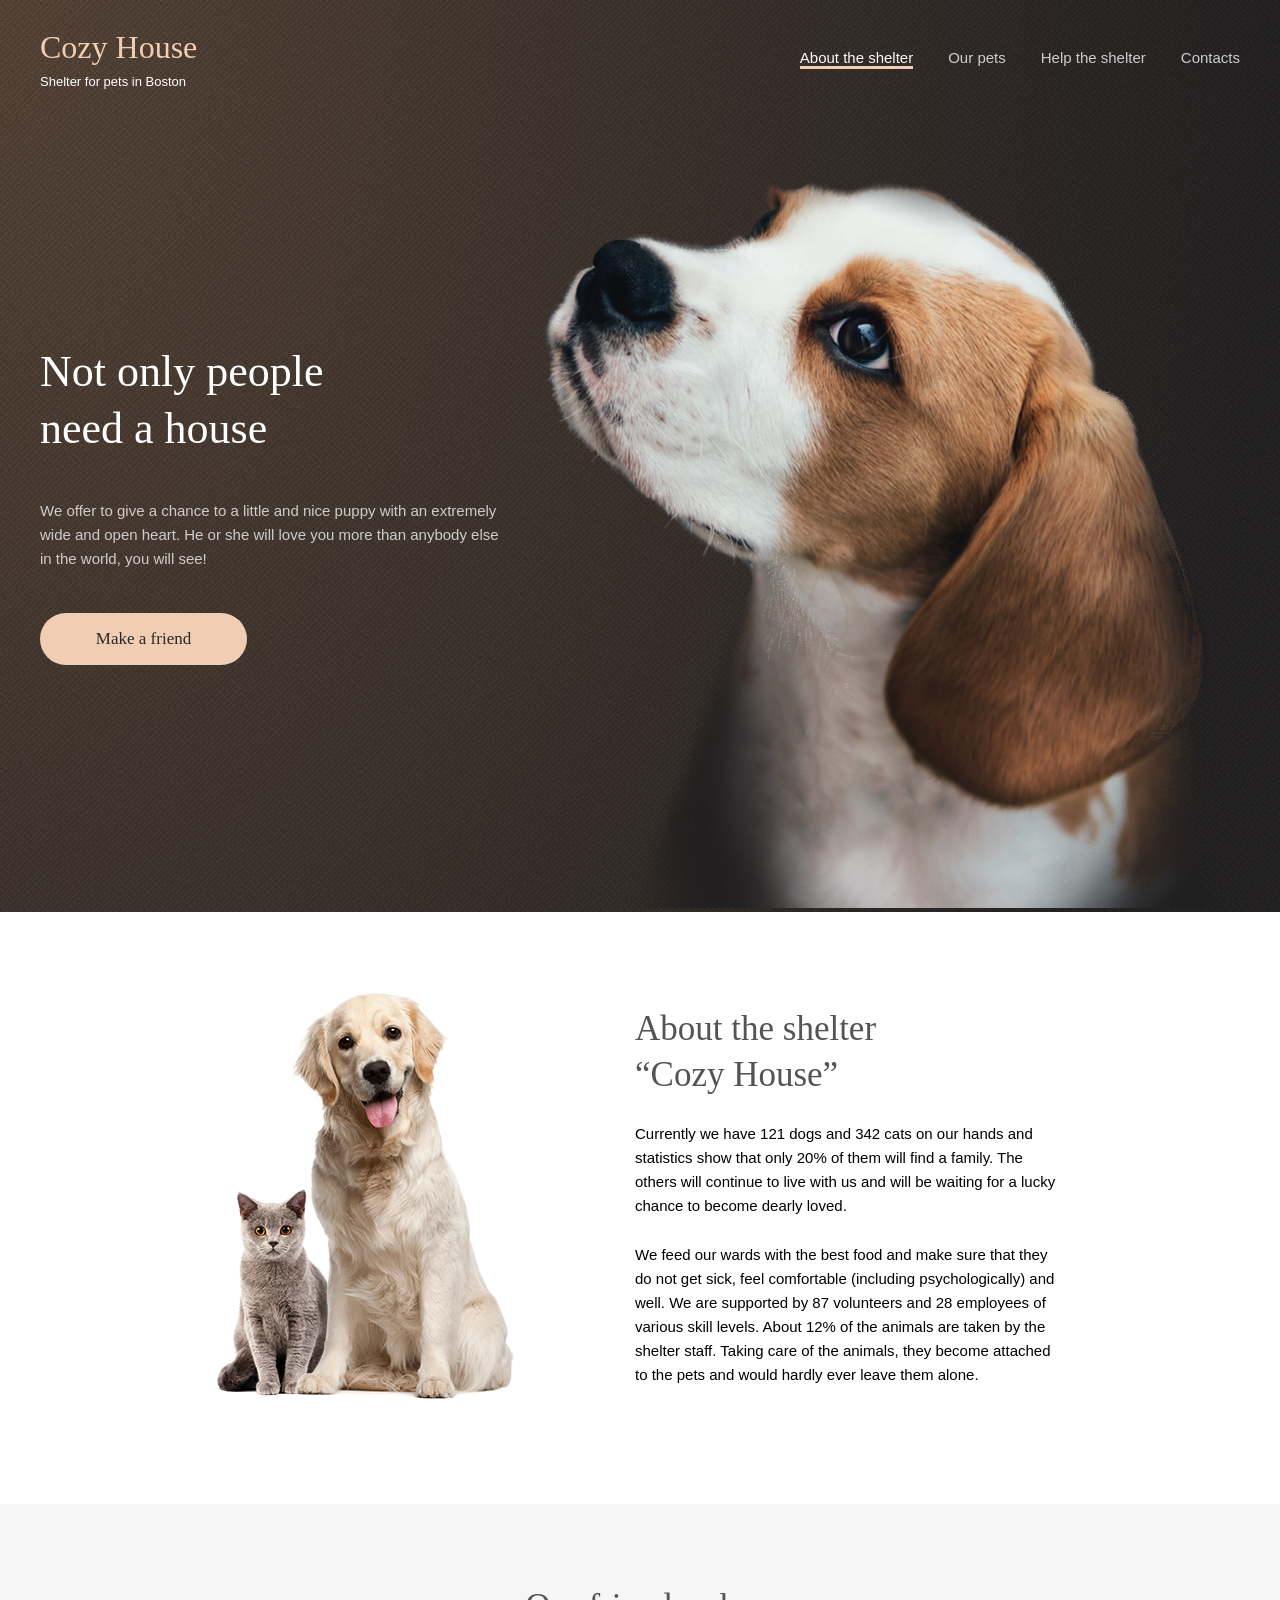
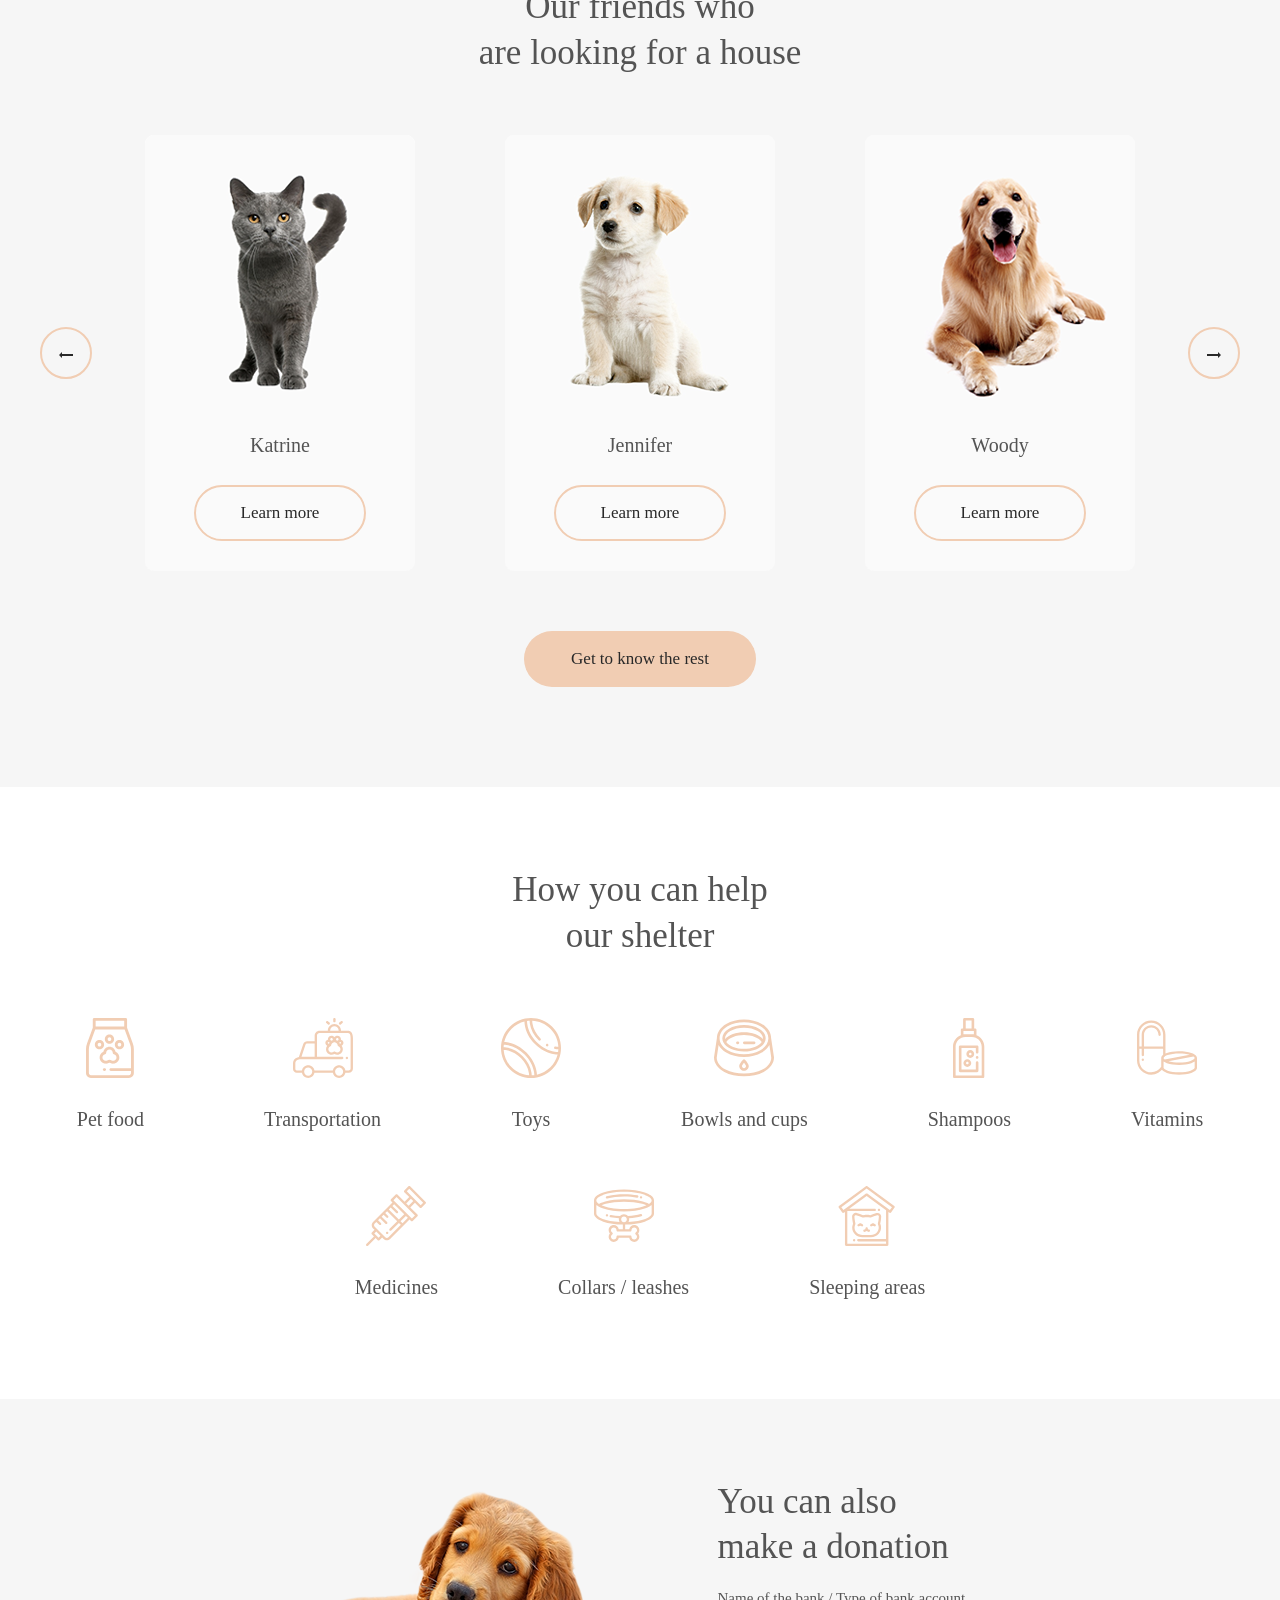
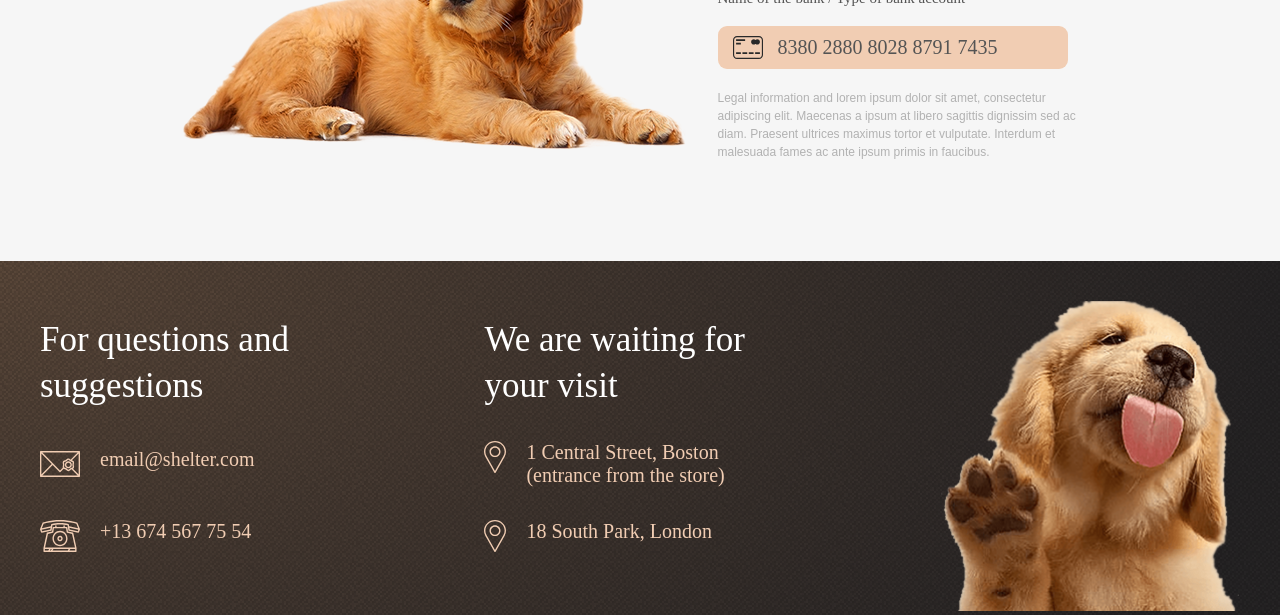
<file: shelter/index.html>
<!DOCTYPE html>
<html lang="en">

<head>
    <meta charset="UTF-8">
    <meta name="viewport" content="width=device-width, initial-scale=1.0">
    <title>Shelter</title>
    <link rel="icon" type="image/x-icon" href="../assets/pets-jennifer.svg">
    <link rel="stylesheet" href="style.css">
</head>

<body>
    <header>
        <div class="header-wrapper">
            <div class="logo-container"><a href="javascript:void(0);">
                    <p class="logo-title">Cozy House</p>
                    <p class="logo-subtitle">Shelter for pets in Boston</p>
                </a>
            </div>
            <nav class="nav-menu" id="nav-menu">
                <ul class="nav-list">
                    <li><a href="javascript:void(0);" class="nav-link paragraph-l acti">About the shelter</a></li>
                    <li><a href="pets.html" class="nav-link paragraph-l ">Our pets</a></li>
                    <li><a href="#help" class="nav-link paragraph-l ">Help the shelter</a></li>
                    <li><a href="#footer" class="nav-link paragraph-l ">Contacts</a></li>
                </ul>
            </nav>
        </div>
    </header>
    <main class="main">
        <section class="start-screen">
            <div class="start-screen-content">
                <div class="screen-content">
                    <h1>Not only people <br>need a house</h1>
                    <p class="paragraph-l">We offer to give a chance to a little and nice puppy with an extremely wide
                        and
                        open heart. He or she
                        will love you more than anybody else in the world, you will see!</p>
                    <button class="button-primary" onclick="window.location.href='#pets'">Make a friend</button>
                </div>
                <div class="main-puppy">
                    <img src="../assets/start-screen-puppy.svg" alt="puppy">
                </div>
            </div>
        </section>
        <section class="about">
            <div class="about-content">
                <div class="about-pets">
                    <img src="../assets/about-pets.svg" alt="pets">
                </div>
                <div class="about-container">
                    <h2>About the shelter <br>“Cozy House”</h2>
                    <p class="paragraph-l">Currently we have 121 dogs and 342 cats on our hands and statistics show that
                        only 20% of them will find a family. The others will continue to live with us and will be
                        waiting for a lucky chance to become dearly loved.</p>
                    <p class="paragraph-l">We feed our wards with the best food and make sure that they do not get sick,
                        feel comfortable
                        (including psychologically) and well. We are supported by 87 volunteers and 28 employees of
                        various skill levels. About 12% of the animals are taken by the shelter staff. Taking care of
                        the animals, they become attached to the pets and would hardly ever leave them alone.</p>
                </div>
            </div>
        </section>
        <section class="pets" id="pets">
            <div class="pets-content">
                <h2>Our friends who <br>are looking for a house</h2>
                <div class="slider">
                    <button class="paginator"><svg width="14" height="6" viewBox="0 0 14 6" fill="none"
                            xmlns="http://www.w3.org/2000/svg">
                            <path d="M14 2V4H3V6L0 3L3 0V2H14Z" fill="#292929" />
                        </svg>
                    </button>
                    <div class="slider-container">
                        <div class="card">
                            <img src="../assets/pets-katrine.svg" alt="cat katrine image">
                            <p>Katrine</p>
                            <button class="button-secondary">Learn more</button>
                        </div>
                        <div class="card">
                            <img src="../assets/pets-jennifer1.svg" alt="cat katrine image">
                            <p>Jennifer</p>
                            <button class="button-secondary">Learn more</button>
                        </div>
                        <div class="card">
                            <img src="../assets/pets-woody.svg" alt="dog Woody image">
                            <p>Woody</p>
                            <button class="button-secondary">Learn more</button>
                        </div>
                    </div>
                    <button class="paginator"><svg width="14" height="6" viewBox="0 0 14 6" fill="none"
                            xmlns="http://www.w3.org/2000/svg">
                            <path d="M0 4V2L11 2V0L14 3L11 6V4L0 4Z" fill="#292929" />
                        </svg>
                    </button>
                </div>
                <button class="button-primary" onclick="window.location.href='pets.html'">Get to know the rest</button>
            </div>
        </section>
        <section class="help" id="help">
            <div class="help-content">
                <h2>How you can help <br> our shelter</h2>
                <div class="list">
                    <div class="pet-food">
                        <img src="../assets/pet-food.svg" alt="pet-food icon">
                        <h3>Pet food</h3>
                    </div>
                    <div class="transportation">
                        <img src="../assets/transportation.svg" alt="Transportation icon">
                        <h3>Transportation</h3>
                    </div>
                    <div class="toys">
                        <img src="../assets/toys.svg" alt="toys icon">
                        <h3>Toys</h3>
                    </div>
                    <div class="bowls-cups">
                        <img src="../assets/bowls-and-cups.svg" alt="Bowls and cups icon">
                        <h3>Bowls and cups</h3>
                    </div>
                    <div class="shampoos">
                        <img src="../assets/shampoos.svg" alt="Shampoos icon">
                        <h3>Shampoos</h3>
                    </div>
                    <div class="vitamins">
                        <img src="../assets/vitamins.svg" alt="Vitamins icon">
                        <h3>Vitamins</h3>
                    </div>
                    <div class="medicines">
                        <img src="../assets/medicines.svg" alt="Medicines icon">
                        <h3>Medicines</h3>
                    </div>
                    <div class="collars">
                        <img src="../assets/collars-or-leashes.svg" alt="Collars / leashes icon">
                        <h3>Collars / leashes</h3>
                    </div>
                    <div class="sleeping-area">
                        <img src="../assets/sleeping-area.svg" alt="Sleeping areas icon">
                        <h3>Sleeping areas</h3>
                    </div>
                </div>
            </div>
        </section>
        <section class="donation">
            <div class="donation-content">
                <div class="donation-dog">
                    <img src="../assets/donation-dog.svg" alt="dog image">
                </div>
                <div class="donation-container">
                    <h2>You can also <br>make a donation</h2>
                    <p class="h5">Name of the bank / Type of bank account</p>
                    <div class="credit-card">
                        <a href="javascript:void(0);" class="card-number-link">
                            <img src="../assets/credit-card.svg" alt="credit card icon">
                            <h3>8380 2880 8028 8791 7435</h3>
                        </a>
                    </div>
                    <p class="donation-text">Legal information and lorem ipsum dolor sit amet, consectetur adipiscing
                        elit. Maecenas a ipsum
                        at libero sagittis dignissim sed ac diam. Praesent ultrices maximus tortor et vulputate.
                        Interdum et malesuada fames ac ante ipsum primis in faucibus.</p>
                </div>
            </div>
        </section>
    </main>
    <footer>
        <div class="footer-content" id="footer">
            <div class="footer-contacts">
                <h2>For questions and suggestions</h2>
                <div class="footer-mail">
                    <a href="mailto:email@shelter.com" class="footer-email">
                        <img src="../assets/mail.svg" alt="email logo">
                        <h3>email@shelter.com</h3>
                    </a>

                </div>
                <div class="footer-phone">
                    <a href="tel:+136745677554" class="footer-email">
                        <img src="../assets/phone.svg" alt="phone logo">
                        <h3>+13 674 567 75 54</h3>
                    </a>
                </div>
            </div>
            <div class="footer-locations">
                <h2>We are waiting for your visit</h2>
                <div class="footer-boston">
                    <div class="boston-pin">
                        <a href="https://www.google.com/maps/place/Boston" target="_blank" class="footer-loc">
                            <img src="../assets/pin.svg" alt="pin logo">
                            <h3>1 Central Street, Boston (entrance from the store)</h3>
                        </a>
                    </div>
                </div>
                <div class="footer-london">
                    <div class="london-pin">
                        <a href="https://www.google.com/maps/place/London" target="_blank" class="footer-loc">
                            <img src="../assets/pin.svg" alt="pin logo">
                            <h3>18 South Park, London</h3>
                        </a>
                    </div>
                </div>
            </div>
            <div> <img src="../assets/footer-puppy.svg" alt="puppy licks the screen"></div>
        </div>
    </footer>
</body>

</html>
</file>
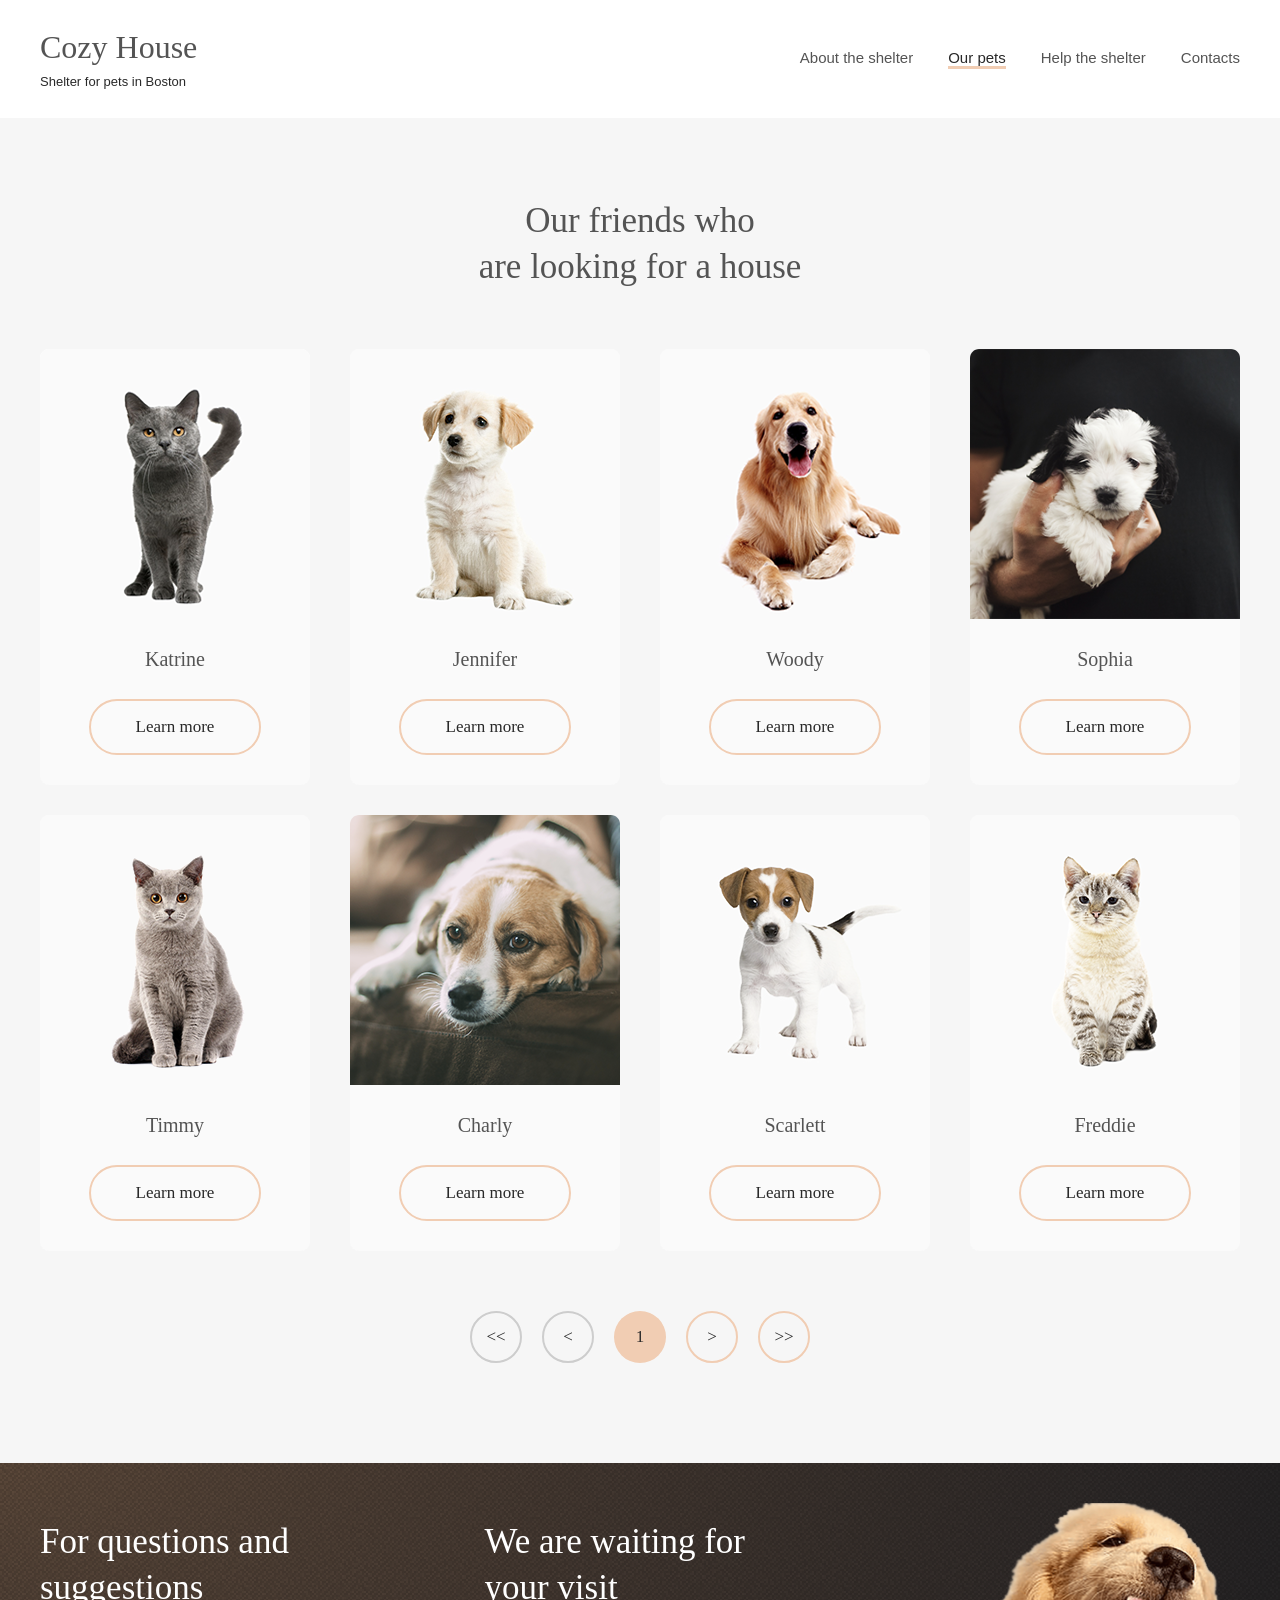
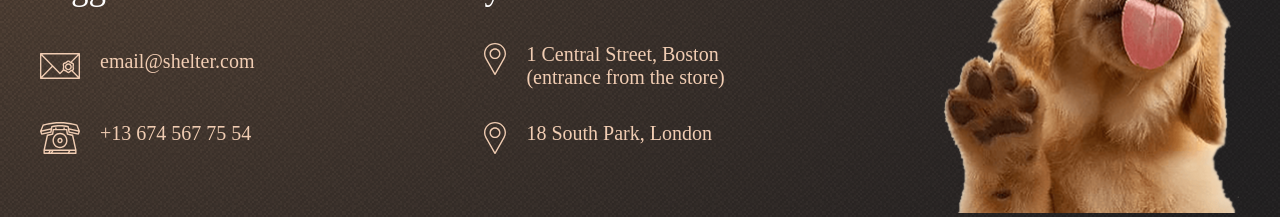
<file: shelter/pets.html>
<!DOCTYPE html>
<html lang="en">

<head>
    <meta charset="UTF-8">
    <meta name="viewport" content="width=device-width, initial-scale=1.0">
    <title>Shelter</title>
    <link rel="icon" type="image/x-icon" href="../assets/pets-jennifer.svg">
    <link rel="stylesheet" href="pets.css">
</head>

<body>
    <header>
        <div class="header-wrapper">
            <div class="logo-contain">
                <a href="index.html">
                    <p class="logo-title">Cozy House</p>
                    <p class="logo-subtitle">Shelter for pets in Boston</p>
                </a>
            </div>
            <nav class="nav-menu" id="nav-menu">
                <ul class="nav-list">
                    <li><a href="index.html" class="nav-li paragraph-l">About the shelter</a></li>
                    <li><a href="pets.html" class="nav-li paragraph-l act ">Our pets</a></li>
                    <li><a href="/shelter/index.html#help" class="nav-li paragraph-l ">Help the shelter</a></li>
                    <li><a href="#footer" class="nav-li paragraph-l ">Contacts</a></li>
                </ul>
            </nav>
        </div>
    </header>
    <main class="our-pets">
        <div class="pets-content">
            <h1 class="h3">Our friends who <br>are looking for a house</h1>
            <div class="card-container">
                <div class="card">
                    <img src="../assets/pets-katrine.svg" alt="cat katrine image">
                    <p>Katrine</p>
                    <button class="button-secondary">Learn more</button>
                </div>
                <div class="card">
                    <img src="../assets/pets-jennifer1.svg" alt="cat katrine image">
                    <p>Jennifer</p>
                    <button class="button-secondary">Learn more</button>
                </div>
                <div class="card">
                    <img src="../assets/pets-woody.svg" alt="dog Woody image">
                    <p>Woody</p>
                    <button class="button-secondary">Learn more</button>
                </div>

                <div class="card">
                    <img src="../assets/pets-sofia.svg" alt="dog Sophia image">
                    <p>Sophia</p>
                    <button class="button-secondary">Learn more</button>
                </div>
                <div class="card">
                    <img src="../assets/pets-timmy.svg" alt="cat Timmy image">
                    <p>Timmy</p>
                    <button class="button-secondary">Learn more</button>
                </div>
                <div class="card">
                    <img src="../assets/pets-charly.svg" alt="dog Charly image">
                    <p>Charly</p>
                    <button class="button-secondary">Learn more</button>
                </div>
                <div class="card">
                    <img src="../assets/pets-scarlet.svg" alt="dog Scarlett image">
                    <p>Scarlett</p>
                    <button class="button-secondary">Learn more</button>
                </div>
                <div class="card">
                    <img src="../assets/pets-Freddie.svg" alt="cat Freddie image">
                    <p>Freddie</p>
                    <button class="button-secondary">Learn more</button>
                </div>
            </div>
            <div class="navigation">
                <button class="paginator-inactive" disabled>&lt;&lt;</button>
                <button class="paginator-inactive" disabled>&lt;</button>
                <button class="paginator active">1</button>
                <button class="paginator">&gt;</button>
                <button class="paginator">&gt;&gt;</button>
            </div>
        </div>
    </main>
    <footer>
        <div class="footer-content">
            <div class="footer-contacts" id="footer">
                <h2>For questions and suggestions</h2>
                <div class="footer-mail">
                    <img src="../assets/mail.svg" alt="email logo">
                    <h3>email@shelter.com</h3>
                </div>
                <div class="footer-phone">
                    <img src="../assets/phone.svg" alt="phone logo">
                    <h3>+13 674 567 75 54</h3>
                </div>
            </div>
            <div class="footer-locations">
                <h2>We are waiting for your visit</h2>
                <div class="footer-boston">
                    <div class="boston-pin">
                        <img src="../assets/pin.svg" alt="pin logo">
                        <h3>1 Central Street, Boston (entrance from the store)</h3>
                    </div>
                </div>
                <div class="footer-london">
                    <div class="london-pin">
                        <img src="../assets/pin.svg" alt="pin logo">
                        <h3>18 South Park, London</h3>
                    </div>
                </div>
            </div>
            <div> <img src="../assets/footer-puppy.svg" alt="puppy licks the screen"></div>
        </div>
    </footer>
</body>

</html>
</file>
<file: shelter/style.css>
/* Main styles */

*,
*::before,
*::after {
    box-sizing: border-box;
}

html {
    overflow-x: hidden;
    scroll-behavior: smooth;
}


:root {
    --color-primary: #F1CDB3;
    --color-primary-light: #FDDCC4;
    --color-light-xl: #FFFFFF;
    --color-light-l: #F6F6F6;
    --color-light-s: #FAFAFA;
    --main-font: 'Georgia';
    --side-font: 'Arial';
    --color-dark-s: #CDCDCD;
    --color-dark-m: #B2B2B2;
    --color-dark-l: #545454;
    --color-dark-3xl: #292929;
}

h1 {
    font-family: var(--main-font);
    font-weight: 400;
    font-size: 44px;
    line-height: 130%;
    letter-spacing: 0%;

}

h2 {
    font-family: var(--main-font);
    font-weight: 400;
    font-size: 35px;
    line-height: 130%;
    letter-spacing: 6%;

}

h3 {
    font-family: var(--main-font);
    font-weight: 400;
    font-size: 20px;
    line-height: 114.99999999999999%;
    letter-spacing: 6%;
}

.h5 {
    font-family: var(--main-font);
    font-weight: 400;
    font-size: 15px;
    line-height: 110.00000000000001%;
    letter-spacing: 6%;
}

.paragraph-l {
    font-family: var(--side-font);
    font-weight: 400;
    font-size: 15px;
    line-height: 160%;
    letter-spacing: 0px;
}

.paragraph-s {
    font-family: var(--side-font);
    font-weight: 400;
    font-size: 12px;
    line-height: 150%;
    letter-spacing: 0px;
}

.button-primary {
    border-radius: 100px;
    padding: 15px 45px;
    gap: 10px;
    background-color: var(--color-primary);
    border-color: transparent;
    transition: background-color 0.3s ease;
    cursor: pointer;
}

.button-primary:hover,
.button-secondary:hover {
    background-color: var(--color-primary-light);
    border: 2px solid #FDDCC4;
}

.button-secondary {
    opacity: 1;
    border-radius: 100px;
    padding-top: 15px;
    padding-right: 45px;
    padding-bottom: 15px;
    padding-left: 45px;
    gap: 10px;
    border-width: 2px;
    border: 2px solid #F1CDB3;
    color: var(--color-dark-3xl);
    transition: background-color 0.3s ease;
    cursor: pointer;
}

.logo-title {
    font-family: var(--main-font);
    font-weight: 400;
    font-size: 32px;
    line-height: 110.00000000000001%;
    letter-spacing: 6%;
    vertical-align: middle;
    color: var(--color-primary);
    margin: 0;
}

.logo-subtitle {
    font-family: var(--side-font);
    font-weight: 400;
    font-size: 13px;
    line-height: 100%;
    letter-spacing: 10%;
    vertical-align: middle;
    color: var(--color-light-xl);
}

body {
    max-width: 1280px;
    margin: 0 auto;
    width: 100%;
    overflow-x: hidden;
    background-color: var(--static-white);
}

.start-screen {
    padding-top: 90px;
    background: url(../assets/3f10d48595577108af837b8b441616746225b66e.png), radial-gradient(100% 215.42% at 0% 0%, #5B483A 0%, #262425 100%), #211F20;
}

.footer-content {
    background: url(../assets/3f10d48595577108af837b8b441616746225b66e.png), radial-gradient(100% 215.42% at 0% 0%, #5B483A 0%, #262425 100%), #211F20;
    padding: 40px 40px 0 40px;
    display: flex;
    flex-direction: row;
    gap: 160px;
    margin: 0;
}

.footer-contacts,
.footer-locations {
    display: flex;
    flex-direction: column;
    padding-top: 16px;
    padding-bottom: 60px;

    h2 {
        color: var(--color-light-xl);
        margin: 0;
    }
}

.footer-contacts {
    gap: 40px;
}

.footer-locations {
    gap: 33px;
    max-width: 302px;
}


.footer-mail,
.footer-phone {


    a {
        text-decoration: none;
        color: inherit;
        display: flex;
        flex-direction: row;
        justify-content: flex-start;
        align-items: self-start;
        gap: 20px;
        color: var(--color-primary);
    }

    img {
        width: 40px;
        height: 32px;
    }

    h3 {
        margin: 0;
    }
}

.boston-pin,
.london-pin {


    a {
        text-decoration: none;
        color: inherit;
        display: flex;
        flex-direction: row;
        justify-content: flex-start;
        align-items: self-start;
        gap: 20px;
        color: var(--color-primary);
    }

    img {
        width: 22px;
        height: 32px;
    }

    h3 {
        margin: 0;
    }

}

header {
    position: absolute;
    z-index: 10;
    width: 100%;
}

.main {
    position: relative;
}

.header-wrapper {
    display: flex;
    justify-content: space-between;
    padding: 30px 40px;
    width: 100%;
    max-width: 80rem;
}

.logo-container {

    a {
        text-decoration: none;
        list-style: none;
        display: flex;
        flex-direction: column;
        gap: 10px;
    }

    h1 {
        padding-bottom: 10px;
    }

    p {
        margin: 0;
        padding: 0;
    }
}

.nav-list {
    display: flex;
    gap: 35px;
    list-style: none;
}

.nav-link {
    text-decoration: none;
    color: var(--color-dark-s);
}

.our-pets {
    background-color: var(--color-light-l);

    .pets {
        padding: 80px 40px 100px 40px;
    }

    h2 {
        align-self: center;
    }
}

.card-container {
    display: flex;
    flex-wrap: wrap;
    gap: 30px 40px;
    padding: 15px 0;
}

.card {
    background-color: var(--color-light-s);
    border-radius: 9px;
    display: flex;
    flex-wrap: wrap;
    flex-direction: column;
    gap: 30px;
    justify-content: center;
    align-items: center;
    margin: 0;
    padding: 0;
    padding-bottom: 30px;
    cursor: pointer;

    button {
        color: var(--color-dark-3xl);
        font-family: var(--main-font);
        font-weight: 400;
        font-size: 17px;
        line-height: 130%;
        letter-spacing: 6%;
        background-color: inherit;
        cursor: pointer;
    }

    p {
        font-family: var(--main-font);
        font-weight: 400;
        font-size: 20px;
        line-height: 100%;
        letter-spacing: 6%;
        text-align: center;
        vertical-align: middle;
        color: var(--color-dark-l);
        margin: 0;
    }
}

.navigation {
    display: flex;
    gap: 20px;
    width: 340px;
    height: 52px;
}

.paginator {
    border: 2px solid #CDCDCD;
    width: 52px;
    height: 52px;
    border-radius: 100px;
    border-color: var(--color-primary);
    font-family: var(--main-font);
    font-weight: 400;
    font-size: 20px;
    line-height: 114.99999999999999%;
    letter-spacing: 6%;
    text-align: center;
    vertical-align: middle;
    background-color: inherit;
    transition: background-color 0.3s ease;
}

.paginator:hover {
    background-color: var(--color-primary-light);
    border: 2px solid #FDDCC4;
}

.acti {

    border-bottom: 3px solid #F1CDB3;
    color: var(--color-light-s);
}

.paginator:hover {
    cursor: pointer;
}

.pets,
.donation {
    background-color: var(--color-light-l);
}

#help {
    background-color: var(--color-light-xl);
}

.help-content {
    padding: 80px 40px 100px 40px;
    color: var(--color-dark-l);

    h2 {
        text-align: center;
        height: auto;
        margin: 0;
        padding-bottom: 60px;
    }
}

.list {
    display: flex;
    flex-wrap: wrap;
    justify-content: center;
    gap: 55px 120px;

    div {
        display: flex;
        flex-direction: column;
        justify-content: center;
        align-items: center;
        gap: 30px;

        img {
            width: 60px;
            height: 60px;
        }

        h3 {
            margin: 0;
        }
    }
}

.about {
    background-color: var(--color-light-xl);
}

.about-content {
    padding: 80px 40px 100px 40px;
    display: flex;
    gap: 120px;
    justify-content: center;

    .about-container {
        display: flex;
        flex-direction: column;
        gap: 25px;
        width: 430px;
        margin-top: 14px;
        margin-bottom: 14px;

        h2 {
            margin: 0;
            color: var(--color-dark-l);
        }

        p {
            margin: 0;
            color: var(--color-dark-xl);
        }
    }
}

.pets-content {
    display: flex;
    flex-direction: column;
    gap: 60px;
    align-items: center;
    padding: 80px 40px 100px 40px;

    h2 {
        text-align: center;
        color: var(--color-dark-l);
        margin: 0;
    }

    button {
        font-family: var(--main-font);
        font-weight: 400;
        font-size: 17px;
        line-height: 130%;
        letter-spacing: 6%;
        color: var(--color-dark-3xl);
        cursor: pointer;
    }
}

.slider {
    display: flex;
    gap: 53px;
    align-items: center;

    button {
        align-content: center;
        cursor: pointer;
    }
}

.slider-container {
    display: flex;
    flex-wrap: wrap;
    gap: 90px;
}

.start-screen-content {
    padding: 90px 40px 0 40px;
    display: flex;
    flex-direction: row;
    gap: 42px;
}

.screen-content {
    display: flex;
    flex-direction: column;
    gap: 42px;
    max-width: 460px;
    padding-top: 163px;

    h1 {
        color: var(--color-light-xl);
        margin: 0;
    }

    p {
        color: var(--color-dark-s);
        margin: 0;
    }

    button {
        width: 207px;
        color: var(--color-dark-3xl);
        font-family: var(--main-font);
        font-weight: 400;
        font-size: 17px;
        line-height: 130%;
        letter-spacing: 6%;
        padding: 13px 35px;
        cursor: pointer;
    }
}

.donation-content {
    display: flex;
    gap: 30px;
    justify-content: center;
    padding-top: 80px;
    padding-bottom: 100px;
}

.donation-container {
    max-width: 380px;
    display: flex;
    flex-direction: column;
    gap: 20px;

    h2 {
        color: var(--color-dark-l);
        margin: 0;
    }

    .h5 {
        color: var(--color-dark-l);
        margin: 0;
    }

    .donation-text {
        color: var(--color-dark-m);
        margin: 0;
        font-family: var(--side-font);
        font-weight: 400;
        font-size: 12px;
        line-height: 18px;
        letter-spacing: 0px;
        vertical-align: middle;

    }
}

.donation-dog {
    padding-top: 11px;
}


.card-number-link {
    text-decoration: none;
    color: inherit;
    cursor: pointer;
    display: flex;
    flex-direction: row;
    justify-content: flex-start;
    align-items: center;
    gap: 15px;
    padding: 10px 15px;
    background-color: var(--color-primary);
    border-radius: 9px;
    max-width: 350px;

    img {
        width: 30px;
        height: 23px;
        color: var(--color-dark-3xl);
    }

    h3 {
        color: var(--color-dark-l);
        margin: 0;
    }
}
</file>
<file: shelter/pets.css>
*,
*::before,
*::after {
    box-sizing: border-box;
}

html {
    overflow-x: hidden;
    scroll-behavior: smooth;
}


:root {
    --color-primary: #F1CDB3;
    --color-primary-light: #FDDCC4;
    --color-light-xl: #FFFFFF;
    --color-light-l: #F6F6F6;
    --color-light-s: #FAFAFA;
    --main-font: 'Georgia';
    --side-font: 'Arial';
    --color-dark-s: #CDCDCD;
    --color-dark-m: #B2B2B2;
    --color-dark-l: #545454;
    --color-dark-3xl: #292929;
}

.h3 {
    font-family: var(--main-font);
    font-weight: 400;
    font-size: 35px;
    line-height: 130%;
    letter-spacing: 6%;
    text-align: center;
    vertical-align: middle;

}

h2 {
    font-family: var(--main-font);
    font-weight: 400;
    font-size: 35px;
    line-height: 130%;
    letter-spacing: 6%;

}

h3 {
    font-family: var(--main-font);
    font-weight: 400;
    font-size: 20px;
    line-height: 114.99999999999999%;
    letter-spacing: 6%;
}

.h5 {
    font-family: var(--main-font);
    font-weight: 400;
    font-size: 15px;
    line-height: 110.00000000000001%;
    letter-spacing: 6%;
}

.paragraph-l {
    font-family: var(--side-font);
    font-weight: 400;
    font-size: 15px;
    line-height: 160%;
    letter-spacing: 0px;
}

.button-secondary:hover {
    background-color: var(--color-primary-light);
    border: 2px solid #FDDCC4;
}

.button-secondary {
    opacity: 1;
    border-radius: 100px;
    padding-top: 15px;
    padding-right: 45px;
    padding-bottom: 15px;
    padding-left: 45px;
    gap: 10px;
    border-width: 2px;
    border: 2px solid #F1CDB3;
    color: var(--color-dark-3xl);
    transition: background-color 0.3s ease;
    cursor: pointer;
}

.logo-title {
    font-family: var(--main-font);
    font-weight: 400;
    font-size: 32px;
    line-height: 110.00000000000001%;
    letter-spacing: 6%;
    vertical-align: middle;
    color: var(--color-primary);
    margin: 0;
}

.logo-subtitle {
    font-family: var(--side-font);
    font-weight: 400;
    font-size: 13px;
    line-height: 100%;
    letter-spacing: 10%;
    vertical-align: middle;
    color: var(--color-light-xl);
}

body {
    max-width: 1280px;
    margin: 0 auto;
    width: 100%;
    overflow-x: hidden;
    background-color: var(--static-white);
}

.header-wrapper {
    display: flex;
    justify-content: space-between;
    padding: 30px 40px;
    width: 1280px;
}


.logo-contain {


    a {
        text-decoration: none;
        list-style: none;
        display: flex;
        flex-direction: column;
        gap: 10px;
    }

    p {
        margin: 0;
        padding: 0;
    }

    .logo-title {
        color: var(--color-dark-l);
    }

    .logo-subtitle {
        color: var(--color-dark-3xl);
    }
}

.nav-list {
    display: flex;
    gap: 35px;
    list-style: none;
}

.nav-li {
    text-decoration: none;
    color: var(--color-dark-l);
}

.act {

    border-bottom: 3px solid #F1CDB3;
    color: var(--color-dark-3xl);
}


.our-pets {
    background-color: var(--color-light-l);
}

.pets-content {
    display: flex;
    flex-direction: column;
    gap: 45px;
    align-items: center;
    padding: 80px 40px 100px 40px;

    h1 {
        text-align: center;
        color: var(--color-dark-l);
        margin: 0;
    }

    button {
        font-family: var(--main-font);
        font-weight: 400;
        font-size: 17px;
        line-height: 130%;
        letter-spacing: 6%;
        color: var(--color-dark-3xl);
        cursor: pointer;
    }
}



.card-container {
    display: flex;
    flex-wrap: wrap;
    gap: 30px 40px;
    padding: 15px 0;
}

.card {
    background-color: var(--color-light-s);
    border-radius: 9px;
    display: flex;
    flex-wrap: wrap;
    flex-direction: column;
    gap: 30px;
    justify-content: center;
    align-items: center;
    margin: 0;
    padding: 0;
    padding-bottom: 30px;
    cursor: pointer;

    button {
        color: var(--color-dark-3xl);
        font-family: var(--main-font);
        font-weight: 400;
        font-size: 17px;
        line-height: 130%;
        letter-spacing: 6%;
        background-color: inherit;
        cursor: pointer;
    }

    p {
        font-family: var(--main-font);
        font-weight: 400;
        font-size: 20px;
        line-height: 100%;
        letter-spacing: 6%;
        text-align: center;
        vertical-align: middle;
        color: var(--color-dark-l);
        margin: 0;
    }
}

.navigation {
    display: flex;
    gap: 20px;
    width: 340px;
    height: 52px;
}

.paginator {
    border: 2px solid #CDCDCD;
    width: 52px;
    height: 52px;
    border-radius: 100px;
    border-color: var(--color-primary);
    font-family: var(--main-font);
    font-weight: 400;
    font-size: 20px;
    line-height: 114.99999999999999%;
    letter-spacing: 6%;
    text-align: center;
    vertical-align: middle;
    background-color: inherit;
    transition: background-color 0.3s ease;
}

.paginator:hover {
    background-color: var(--color-primary-light);
    border: 2px solid #FDDCC4;
}

.paginator-inactive:disabled:hover {
    background-color: transparent;
    cursor: not-allowed;
}

.active {
    background-color: var(--color-primary);
    border-color: transparent;
    color: var(--color-dark-3xl);
    cursor: pointer;
}

.paginator-inactive {
    border: 2px solid #CDCDCD;
    width: 52px;
    height: 52px;
    border-radius: 100px;
    font-family: var(--main-font);
    font-weight: 400;
    font-size: 20px;
    line-height: 114.99999999999999%;
    letter-spacing: 6%;
    text-align: center;
    vertical-align: middle;
    background-color: inherit;
    border: 2px solid #CDCDCD;
    color: var(--color-dark-s);
    cursor: not-allowed;
    transition: background-color 0.3s ease;
}



.footer-content {
    background: url(../assets/3f10d48595577108af837b8b441616746225b66e.png), radial-gradient(100% 215.42% at 0% 0%, #5B483A 0%, #262425 100%), #211F20;
    padding: 40px 40px 0 40px;
    display: flex;
    flex-direction: row;
    gap: 160px;
    margin: 0;
}

.footer-contacts,
.footer-locations {
    display: flex;
    flex-direction: column;
    padding-top: 16px;
    padding-bottom: 60px;

    h2 {
        color: var(--color-light-xl);
        margin: 0;
    }
}

.footer-contacts {
    gap: 40px;
}

.footer-locations {
    gap: 33px;
    max-width: 302px;
}


.footer-mail,
.footer-phone {
    display: flex;
    flex-direction: row;
    justify-content: flex-start;
    align-items: self-start;
    gap: 20px;
    color: var(--color-primary);

    img {
        width: 40px;
        height: 32px;
    }

    h3 {
        margin: 0;
    }
}

.boston-pin,
.london-pin {
    display: flex;
    flex-direction: row;
    justify-content: flex-start;
    align-items: self-start;
    gap: 20px;
    color: var(--color-primary);

    img {
        width: 22px;
        height: 32px;
    }

    h3 {
        margin: 0;
    }

}
</file>
